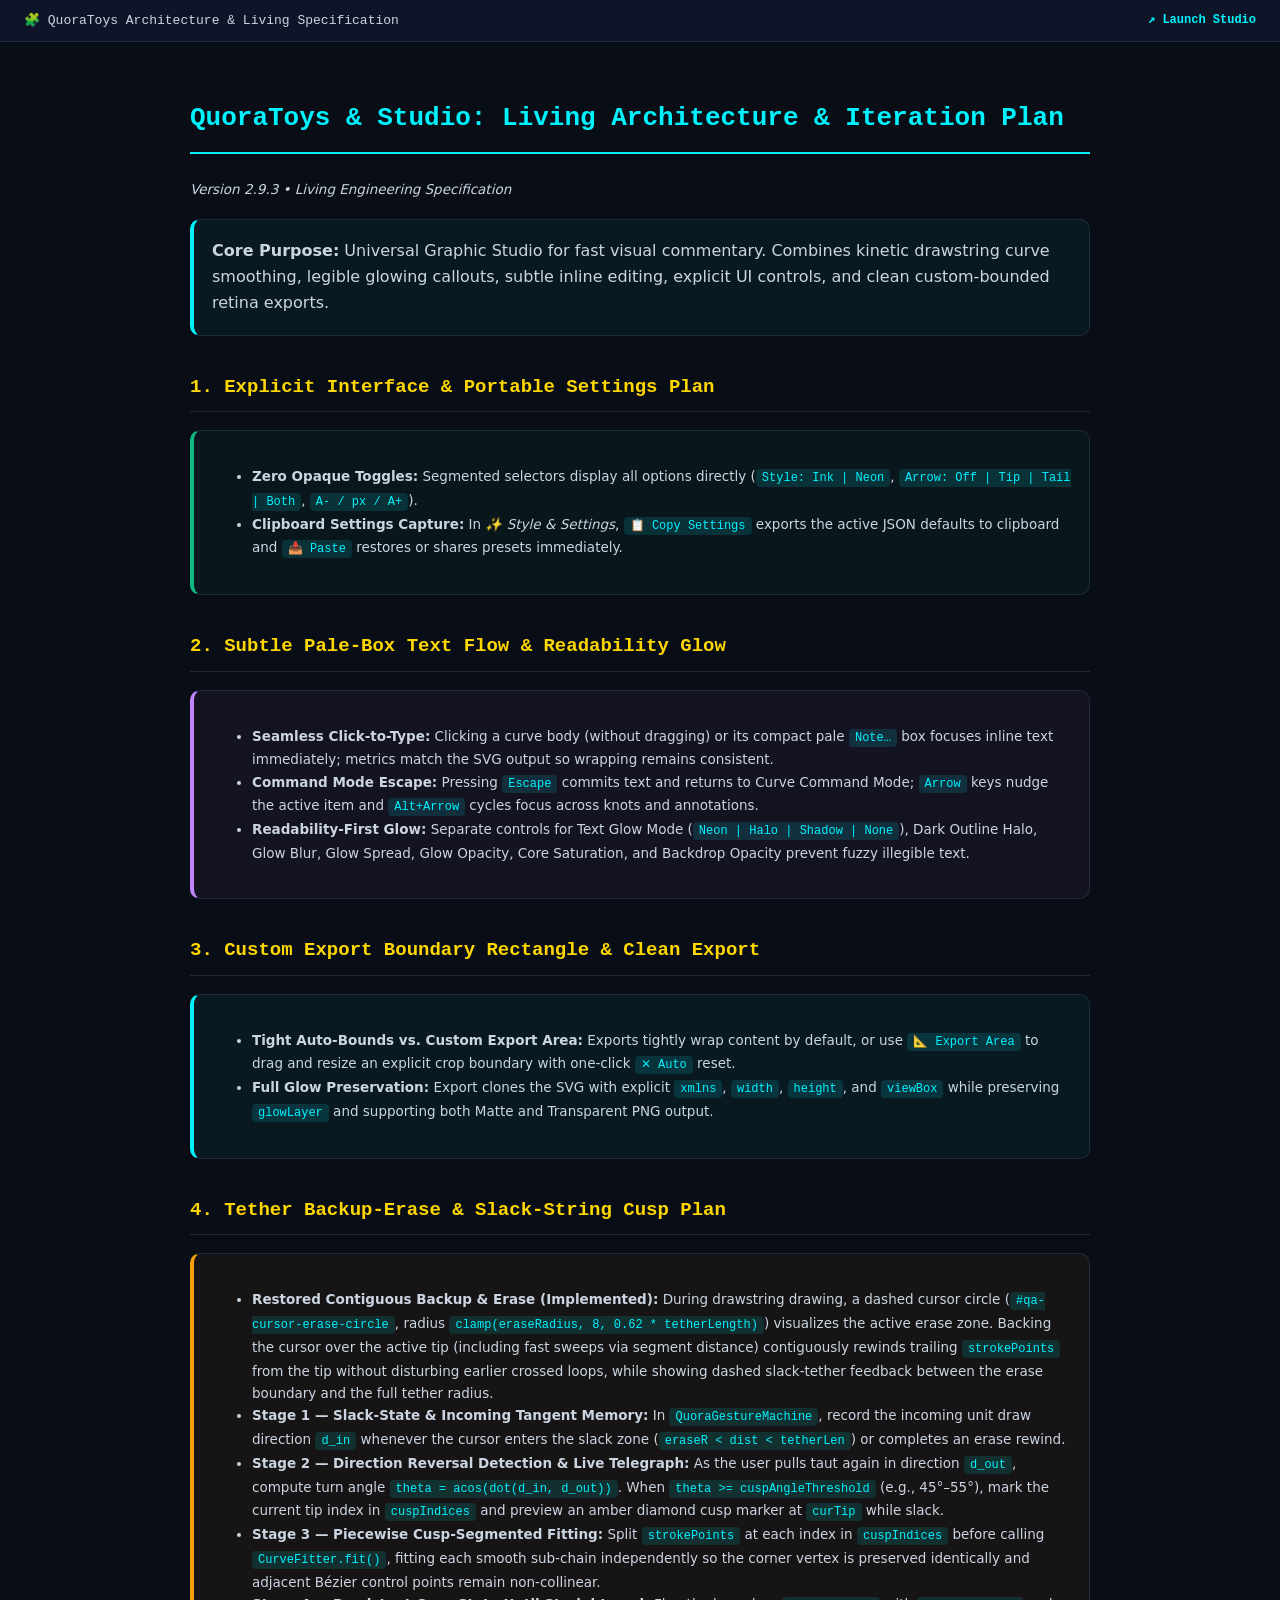
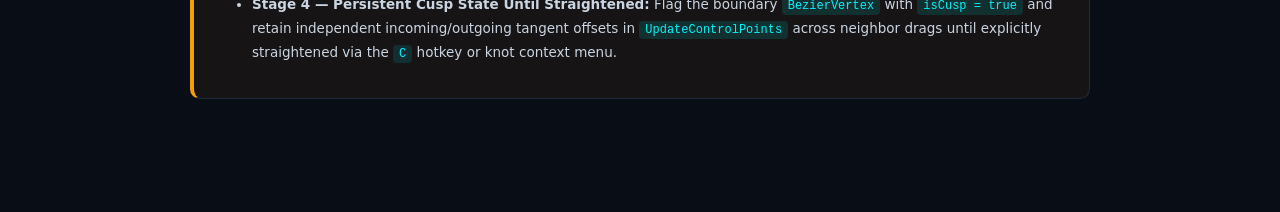
<file: documentation.html>
<!DOCTYPE html>
<html lang="en">
<head>
  <meta charset="UTF-8">
  <meta name="viewport" content="width=device-width, initial-scale=1.0">
  <title>QuoraToys &amp; Studio — Architecture Audit &amp; Living Specification</title>
  <link rel="stylesheet" href="css/basicsWithDialogBox.css">
  <style>
    body {
      background: #090d16;
      color: #cbd5e1;
      font-family: system-ui, -apple-system, sans-serif;
      line-height: 1.65;
      padding: 40px 20px 120px;
      margin: 0;
      display: flex;
      justify-content: center;
      overflow-y: auto;
    }
    .doc-container { max-width: 900px; width: 100%; }
    h1, h2, h3, h4 { color: #f8fafc; font-family: monospace; }
    h1 { font-size: 26px; color: #00f2fe; border-bottom: 2px solid #00f2fe; padding-bottom: 12px; margin-bottom: 24px; }
    h2 { font-size: 19px; color: #ffd700; border-bottom: 1px solid #1e293b; padding-bottom: 8px; margin-top: 36px; }
    p, li { font-size: 13.5px; }
    code { background: rgba(0, 242, 254, 0.12); color: #00f2fe; padding: 2px 6px; border-radius: 4px; font-family: monospace; font-size: 12px; }
    .card { background: rgba(15, 23, 42, 0.7); border: 1px solid #1e293b; border-radius: 10px; padding: 18px; margin: 18px 0; }
    .card.success { border-left: 4px solid #10b981; background: rgba(16, 185, 129, 0.05); }
    .card.cyan { border-left: 4px solid #00f2fe; background: rgba(0, 242, 254, 0.05); }
    .card.purple { border-left: 4px solid #c084fc; background: rgba(192, 132, 252, 0.05); }
    .card.amber { border-left: 4px solid #f59e0b; background: rgba(245, 158, 11, 0.05); }
    .nav-bar { position: fixed; top: 0; left: 0; width: 100%; background: rgba(15, 23, 42, 0.95); border-bottom: 1px solid #1e293b; padding: 10px 24px; box-sizing: border-box; display: flex; justify-content: space-between; align-items: center; z-index: 100; font-family: monospace; }
    .nav-bar a { color: #00f2fe; text-decoration: none; font-weight: bold; font-size: 12px; }
  </style>
</head>
<body>
  <div class="nav-bar">
    <span>🧩 QuoraToys Architecture &amp; Living Specification</span>
    <a href="index.html#annotation">↗ Launch Studio</a>
  </div>

  <div class="doc-container" style="margin-top: 40px;">
    <h1>QuoraToys &amp; Studio: Living Architecture &amp; Iteration Plan</h1>
    <p><em>Version 2.9.3 • Living Engineering Specification</em></p>

    <div class="card cyan">
      <strong>Core Purpose:</strong> Universal Graphic Studio for fast visual commentary. Combines kinetic drawstring curve smoothing, legible glowing callouts, subtle inline editing, explicit UI controls, and clean custom-bounded retina exports.
    </div>

    <h2>1. Explicit Interface &amp; Portable Settings Plan</h2>
    <div class="card success">
      <ul>
        <li><strong>Zero Opaque Toggles:</strong> Segmented selectors display all options directly (<code>Style: Ink | Neon</code>, <code>Arrow: Off | Tip | Tail | Both</code>, <code>A- / px / A+</code>).</li>
        <li><strong>Clipboard Settings Capture:</strong> In <em>✨ Style &amp; Settings</em>, <code>📋 Copy Settings</code> exports the active JSON defaults to clipboard and <code>📥 Paste</code> restores or shares presets immediately.</li>
      </ul>
    </div>

    <h2>2. Subtle Pale-Box Text Flow &amp; Readability Glow</h2>
    <div class="card purple">
      <ul>
        <li><strong>Seamless Click-to-Type:</strong> Clicking a curve body (without dragging) or its compact pale <code>Note…</code> box focuses inline text immediately; metrics match the SVG output so wrapping remains consistent.</li>
        <li><strong>Command Mode Escape:</strong> Pressing <code>Escape</code> commits text and returns to Curve Command Mode; <code>Arrow</code> keys nudge the active item and <code>Alt+Arrow</code> cycles focus across knots and annotations.</li>
        <li><strong>Readability-First Glow:</strong> Separate controls for Text Glow Mode (<code>Neon | Halo | Shadow | None</code>), Dark Outline Halo, Glow Blur, Glow Spread, Glow Opacity, Core Saturation, and Backdrop Opacity prevent fuzzy illegible text.</li>
      </ul>
    </div>

    <h2>3. Custom Export Boundary Rectangle &amp; Clean Export</h2>
    <div class="card cyan">
      <ul>
        <li><strong>Tight Auto-Bounds vs. Custom Export Area:</strong> Exports tightly wrap content by default, or use <code>📐 Export Area</code> to drag and resize an explicit crop boundary with one-click <code>✕ Auto</code> reset.</li>
        <li><strong>Full Glow Preservation:</strong> Export clones the SVG with explicit <code>xmlns</code>, <code>width</code>, <code>height</code>, and <code>viewBox</code> while preserving <code>glowLayer</code> and supporting both Matte and Transparent PNG output.</li>
      </ul>
    </div>

    <h2>4. Tether Backup-Erase &amp; Slack-String Cusp Plan</h2>
    <div class="card amber">
      <ul>
        <li><strong>Restored Contiguous Backup &amp; Erase (Implemented):</strong> During drawstring drawing, a dashed cursor circle (<code>#qa-cursor-erase-circle</code>, radius <code>clamp(eraseRadius, 8, 0.62 * tetherLength)</code>) visualizes the active erase zone. Backing the cursor over the active tip (including fast sweeps via segment distance) contiguously rewinds trailing <code>strokePoints</code> from the tip without disturbing earlier crossed loops, while showing dashed slack-tether feedback between the erase boundary and the full tether radius.</li>
        <li><strong>Stage 1 — Slack-State &amp; Incoming Tangent Memory:</strong> In <code>QuoraGestureMachine</code>, record the incoming unit draw direction <code>d_in</code> whenever the cursor enters the slack zone (<code>eraseR &lt; dist &lt; tetherLen</code>) or completes an erase rewind.</li>
        <li><strong>Stage 2 — Direction Reversal Detection &amp; Live Telegraph:</strong> As the user pulls taut again in direction <code>d_out</code>, compute turn angle <code>theta = acos(dot(d_in, d_out))</code>. When <code>theta &gt;= cuspAngleThreshold</code> (e.g., 45°–55°), mark the current tip index in <code>cuspIndices</code> and preview an amber diamond cusp marker at <code>curTip</code> while slack.</li>
        <li><strong>Stage 3 — Piecewise Cusp-Segmented Fitting:</strong> Split <code>strokePoints</code> at each index in <code>cuspIndices</code> before calling <code>CurveFitter.fit()</code>, fitting each smooth sub-chain independently so the corner vertex is preserved identically and adjacent Bézier control points remain non-collinear.</li>
        <li><strong>Stage 4 — Persistent Cusp State Until Straightened:</strong> Flag the boundary <code>BezierVertex</code> with <code>isCusp = true</code> and retain independent incoming/outgoing tangent offsets in <code>UpdateControlPoints</code> across neighbor drags until explicitly straightened via the <code>C</code> hotkey or knot context menu.</li>
      </ul>
    </div>
  </div>
</body>
</html>
</file>
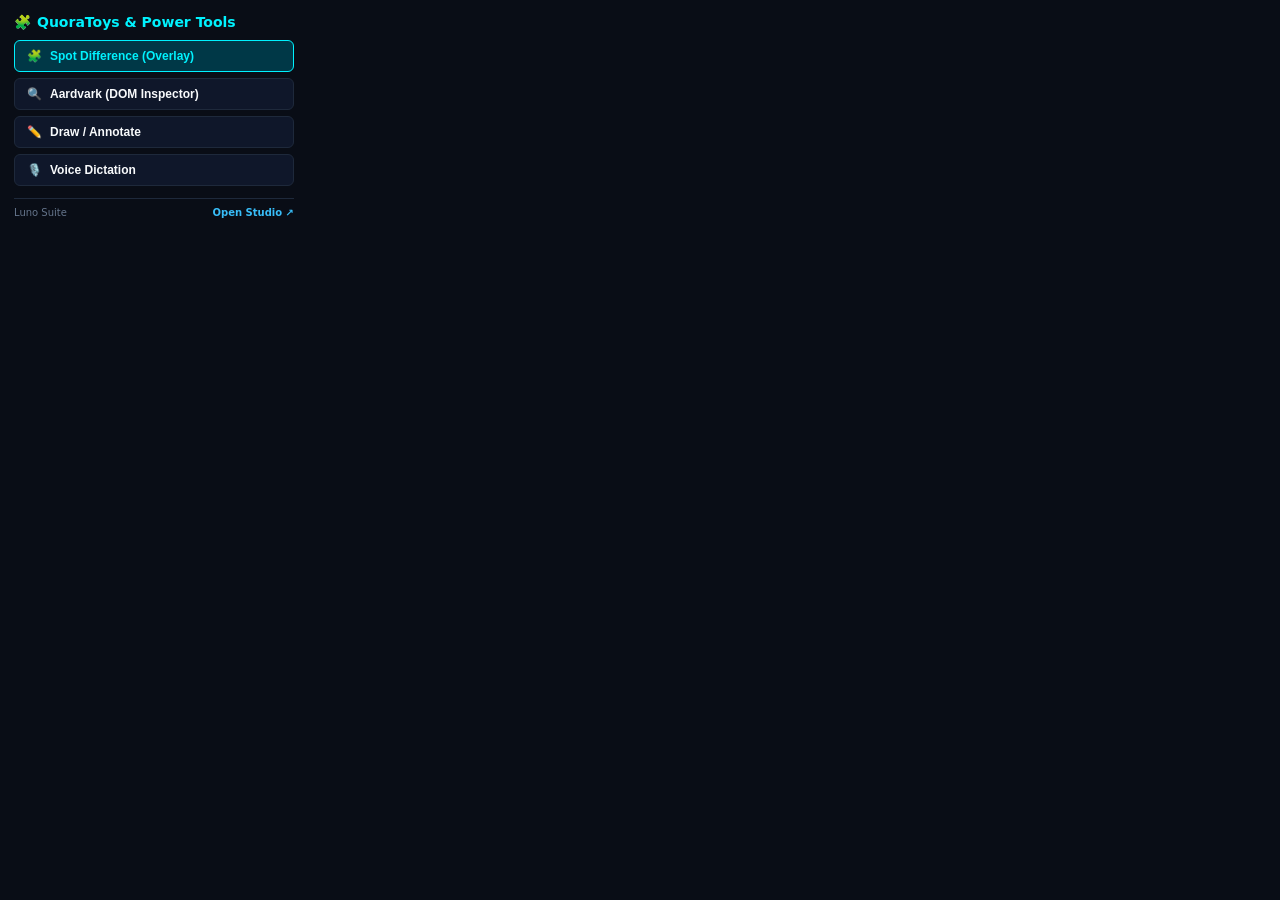
<file: extension/popup.html>
<!DOCTYPE html>
<html>
<head>
  <meta charset="UTF-8">
  <title>QuoraToys</title>
  <style>
    body {
      width: 280px; margin: 0; padding: 14px;
      background: #090d16; color: #e2e8f0;
      font-family: system-ui, -apple-system, sans-serif; font-size: 12px;
    }
    h2 { font-size: 14px; color: #00f2fe; margin: 0 0 10px 0; display: flex; align-items: center; gap: 6px; }
    .tool-grid { display: flex; flex-direction: column; gap: 6px; }
    button {
      padding: 8px 12px; border-radius: 6px; border: 1px solid #1e293b;
      background: #0f172a; color: #f8fafc; font-size: 12px; font-weight: 600;
      cursor: pointer; display: flex; align-items: center; gap: 8px; text-align: left;
      transition: all 0.15s ease;
    }
    button:hover { background: #1e293b; border-color: #00f2fe; color: #00f2fe; transform: translateY(-1px); }
    button.primary { background: #003847; border-color: #00f2fe; color: #00f2fe; }
    .footer-link {
      margin-top: 12px; padding-top: 8px; border-top: 1px solid #1e293b;
      display: flex; justify-content: space-between; align-items: center; font-size: 10px; color: #64748b;
    }
    .footer-link a { color: #38bdf8; text-decoration: none; font-weight: bold; }
  </style>
</head>
<body>
  <h2><span>🧩</span> QuoraToys &amp; Power Tools</h2>
  <div class="tool-grid">
    <button class="primary" id="btn-spot-diff"><span>🧩</span> Spot Difference (Overlay)</button>
    <button id="btn-aardvark"><span>🔍</span> Aardvark (DOM Inspector)</button>
    <button id="btn-draw"><span>✏️</span> Draw / Annotate</button>
    <button id="btn-dictate"><span>🎙️</span> Voice Dictation</button>
  </div>
  <div class="footer-link">
    <span>Luno Suite</span>
    <a href="http://localhost:8080/QuoraToys/index.html" target="_blank">Open Studio ↗</a>
  </div>
  <script src="popup.js"></script>
</body>
</html>
</file>
<file: css/basicsWithDialogBox.css>
/* QuoraToys - Core Stylesheet & Button Reset Guard */
:root {
  --fdr-bg-dark: #0b0f19;
  --fdr-panel-bg: rgba(17, 24, 39, 0.95);
  --fdr-border: rgba(255, 255, 255, 0.12);
  --fdr-accent: #00e676;
  --fdr-accent-glow: rgba(0, 230, 118, 0.35);
  --fdr-primary: #3b82f6;
  --fdr-quora-red: #b92b27;
  --fdr-text: #f8fafc;
  --fdr-text-muted: #94a3b8;
}

body {
  font-family: system-ui, -apple-system, BlinkMacSystemFont, 'Segoe UI', Roboto, Oxygen, Ubuntu, Cantarell, sans-serif;
  margin: 0;
  padding: 0;
  color: var(--fdr-text);
  background-color: var(--fdr-bg-dark);
  min-height: 100vh;
  overflow: hidden;
}

/* Standalone high-contrast buttons */
.dr-nav-btn {
  background: #1e293b !important;
  color: #f8fafc !important;
  border: 1px solid #334155 !important;
  padding: 5px 12px;
  border-radius: 16px;
  font-family: monospace;
  font-size: 11.5px;
  font-weight: 700;
  cursor: pointer;
  display: inline-flex;
  align-items: center;
  gap: 6px;
  transition: all 0.15s ease;
  user-select: none;
}
.dr-nav-btn:hover {
  border-color: #00f2fe !important;
  color: #00f2fe !important;
  background: #0f172a !important;
  box-shadow: 0 0 10px rgba(0, 242, 254, 0.25);
}
.dr-nav-btn.primary {
  background: #238636 !important;
  color: #ffffff !important;
  border: 1px solid #2ea043 !important;
  font-weight: 800;
}
.dr-nav-btn.primary:hover {
  background: #2ea043 !important;
  box-shadow: 0 0 12px rgba(46, 160, 67, 0.4);
}

/* Hairline ribbon group dividers */
.qa-ribbon-divider {
  width: 1px;
  height: 20px;
  background: rgba(255, 255, 255, 0.12);
  margin: 0 4px;
  flex-shrink: 0;
}

/* Full-bleed studio overrides: eliminate top blank spaces */
.dr-studio-mode .dr-shell {
  padding: 60px 10px 10px 10px !important;
}

.dr-studio-mode .dr-article-container {
  max-width: 100% !important;
  margin: 0 !important;
  padding: 0 !important;
}

.dr-studio-mode .dr-article-header {
  display: none !important;
}

.dr-studio-mode .dr-section-divider {
  margin: 0 !important;
  padding: 0 !important;
  border: none !important;
}

.dr-studio-mode .dr-section-part,
.dr-studio-mode .dr-section-title {
  display: none !important;
}

.dr-studio-mode .dr-component-mount-wrap {
  margin: 0 !important;
}

/* Smooth Handle Pulse and Hover Animations */
@keyframes qa-handle-pulse {
  0% { transform: scale(1); filter: drop-shadow(0 0 3px rgba(0, 242, 254, 0.5)); }
  50% { transform: scale(1.18); filter: drop-shadow(0 0 10px rgba(0, 242, 254, 0.85)); }
  100% { transform: scale(1); filter: drop-shadow(0 0 3px rgba(0, 242, 254, 0.5)); }
}

@keyframes qa-ghost-breathe {
  0% { opacity: 0.28; }
  50% { opacity: 0.65; }
  100% { opacity: 0.28; }
}

.qa-on-curve-knot-handle {
  transition: r 0.18s cubic-bezier(0.34, 1.56, 0.64, 1), transform 0.18s cubic-bezier(0.34, 1.56, 0.64, 1), fill 0.15s ease, stroke 0.15s ease;
}

.qa-tangent-handle-node {
  transition: r 0.18s cubic-bezier(0.34, 1.56, 0.64, 1), transform 0.18s cubic-bezier(0.34, 1.56, 0.64, 1), filter 0.18s ease;
}

.qa-hover-ghost-curve {
  animation: qa-ghost-breathe 2.4s infinite ease-in-out;
  pointer-events: none;
}

.fdr-app-container {
  width: 100vw;
  height: 100vh;
  position: relative;
  overflow: hidden;
  background: radial-gradient(circle at 50% 25%, #151e33 0%, #0b0f19 100%);
  display: flex;
  flex-direction: column;
}
</file>
